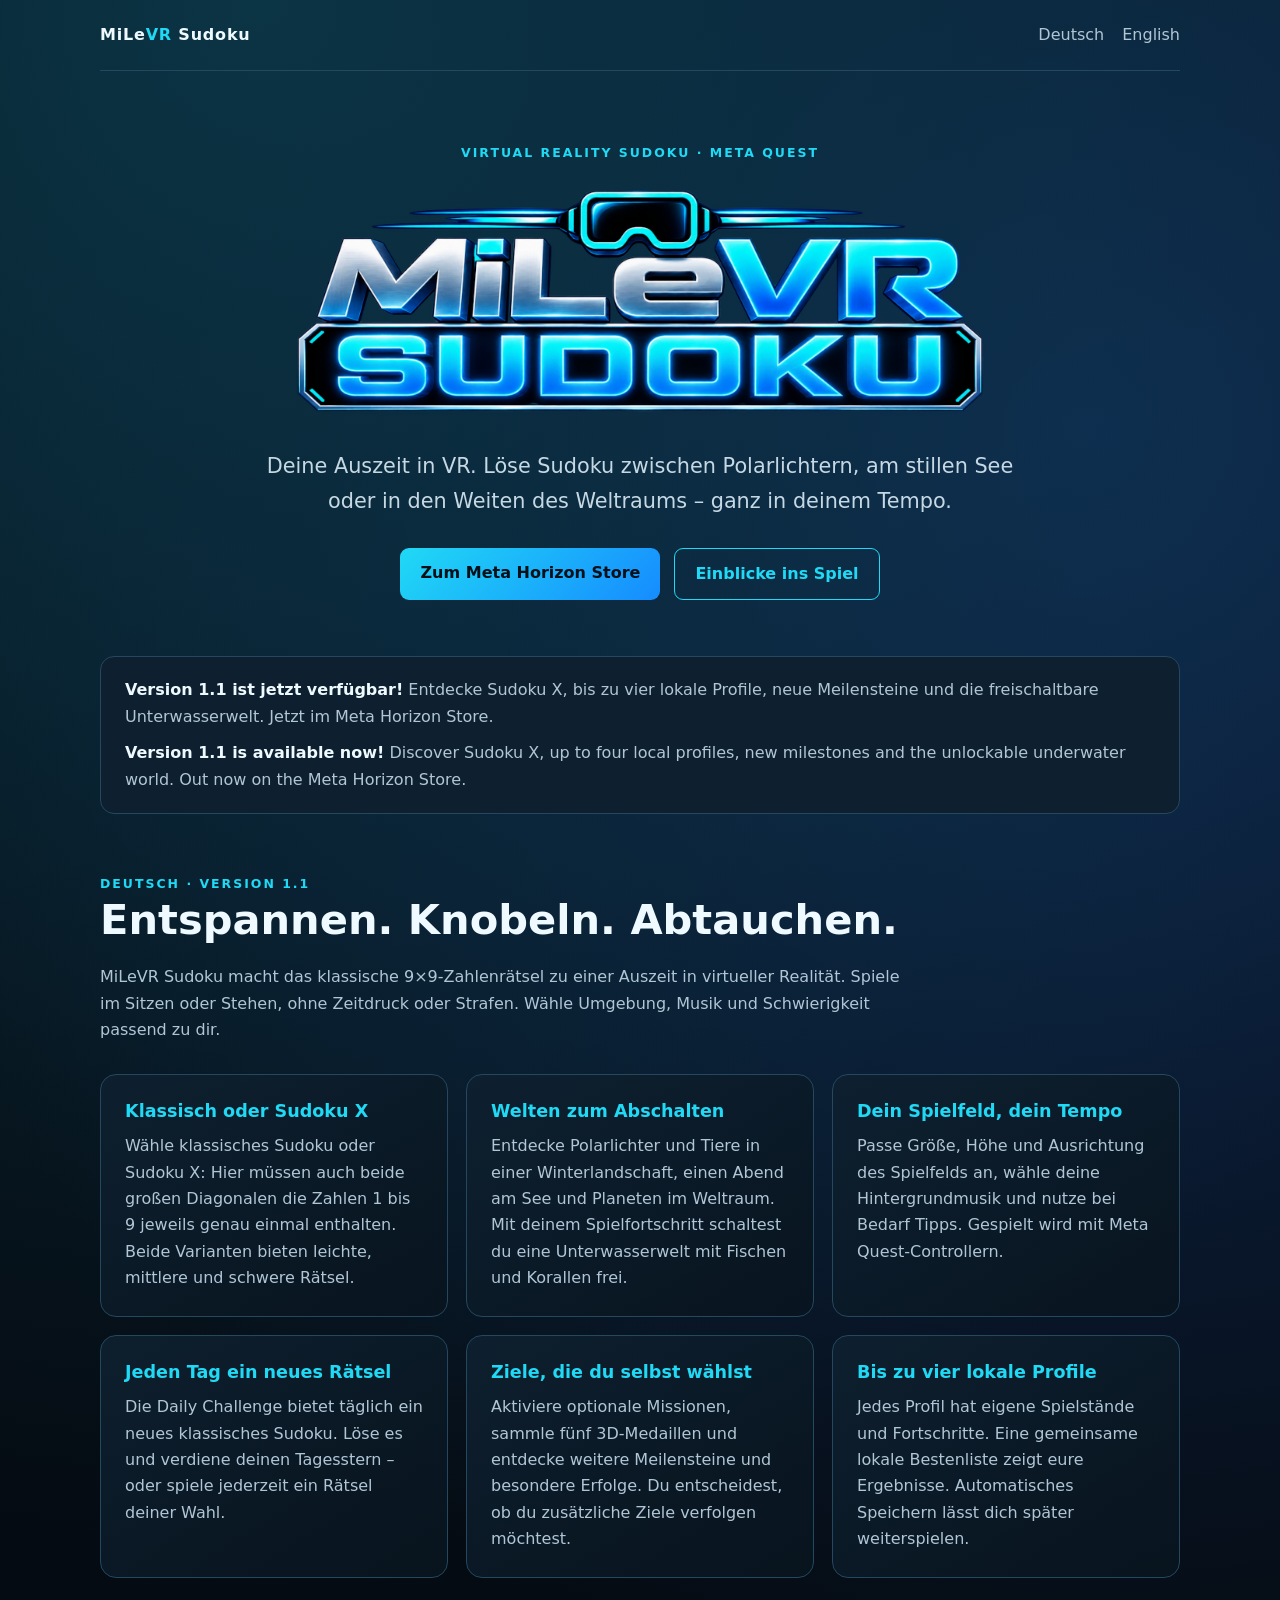
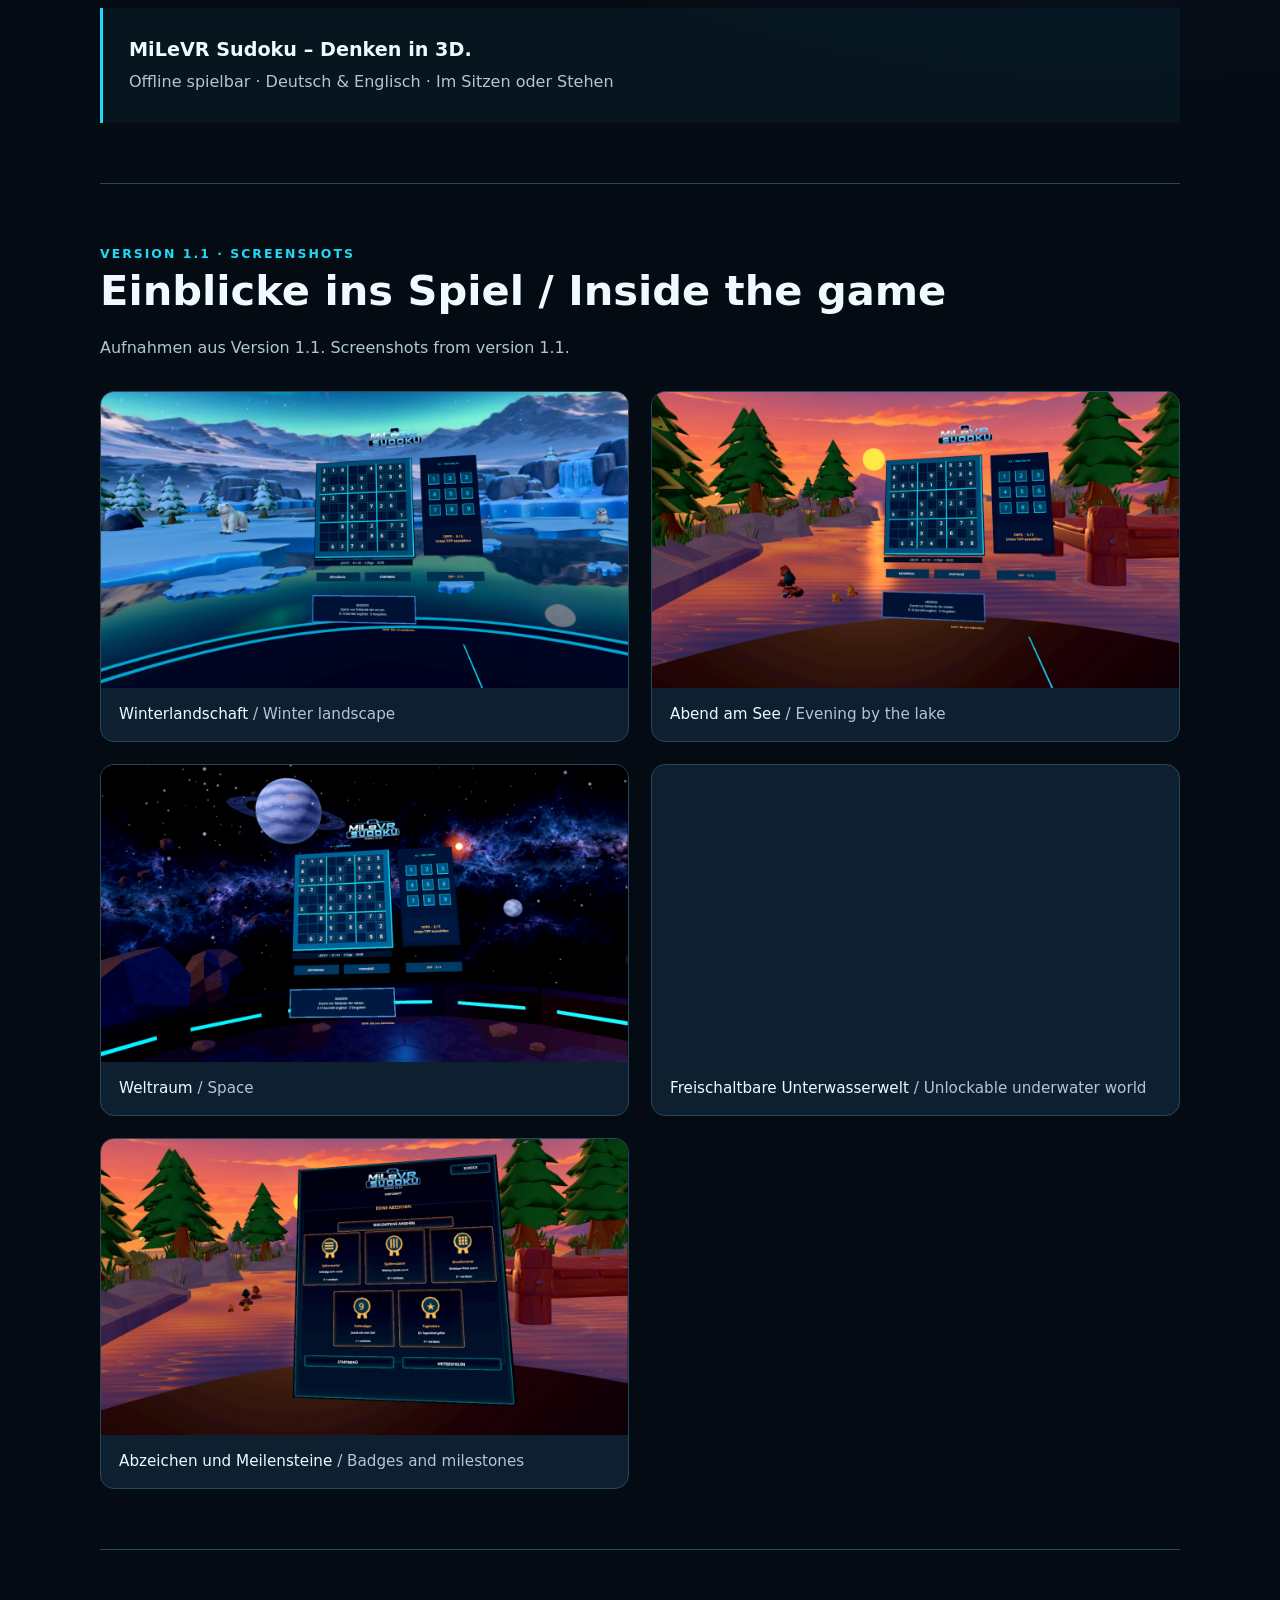
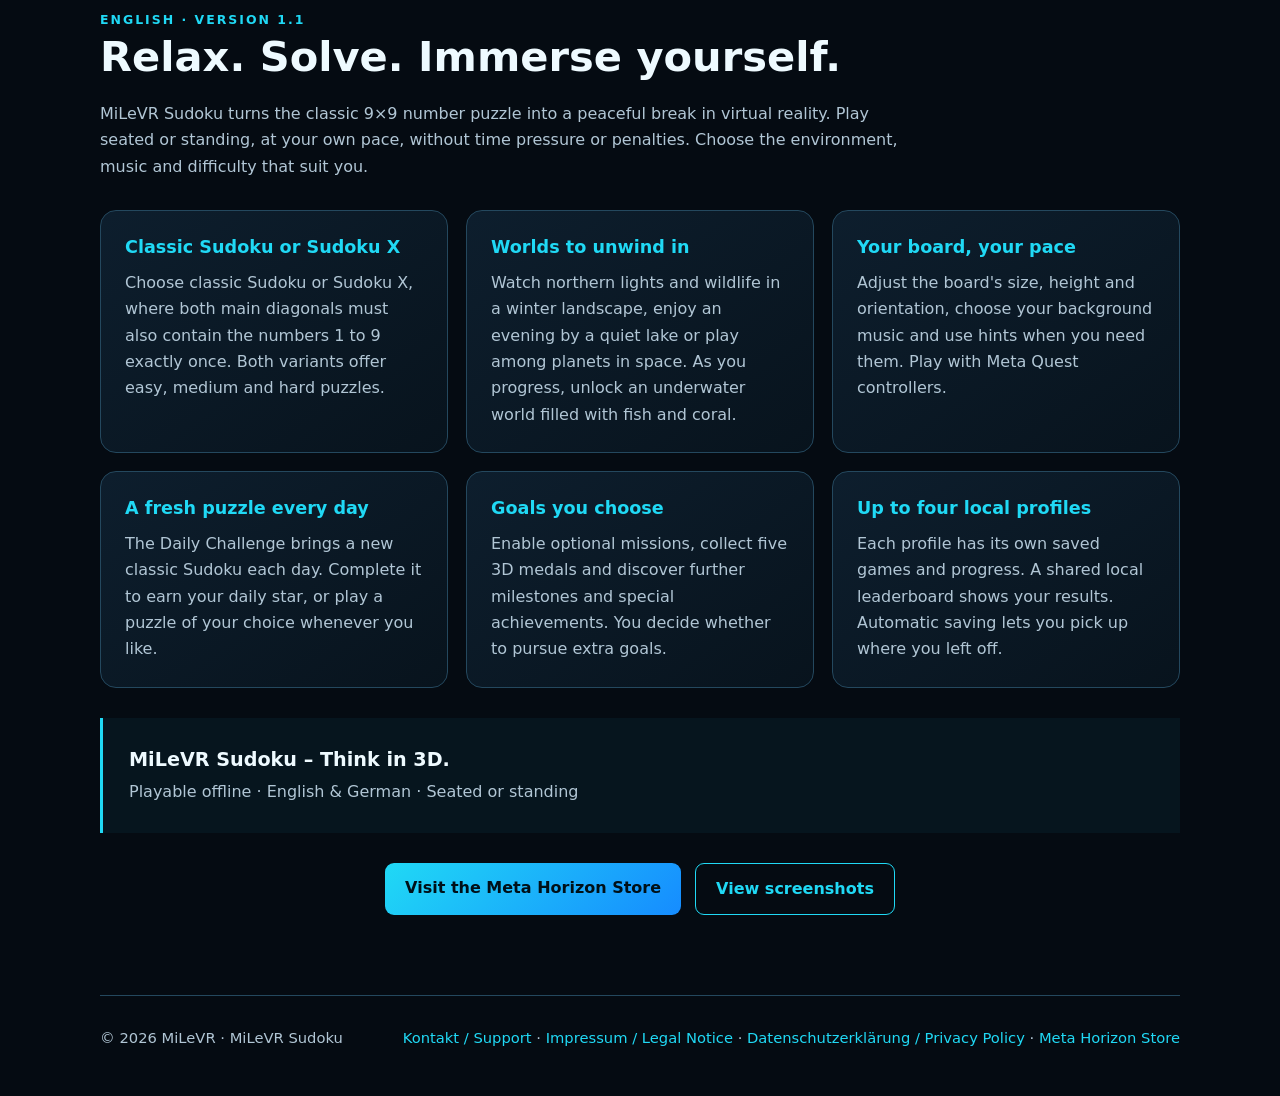
<file: index.html>
<!doctype html>
<html lang="de">
<head>
  <meta charset="utf-8">
  <meta name="viewport" content="width=device-width, initial-scale=1">
  <meta name="description" content="MiLeVR Sudoku 1.1 für Meta Quest: entspannende VR-Welten, klassisches Sudoku und Sudoku X, vier lokale Profile und eine freischaltbare Unterwasserwelt.">
  <meta name="theme-color" content="#071018">
  <title>MiLeVR Sudoku – Denken in 3D</title>
  <link rel="stylesheet" href="styles.css">
</head>
<body>
<a class="skip-link" href="#de">Zum Inhalt</a>
<div class="wrap">
  <nav aria-label="Hauptnavigation">
    <a class="brand" href="#top">MiLe<span>VR</span> Sudoku</a>
    <div class="lang"><a href="#de" lang="de">Deutsch</a><a href="#en" lang="en">English</a></div>
  </nav>
  <header class="hero" id="top">
    <div>
      <div class="eyebrow">Virtual Reality Sudoku · Meta Quest</div>
      <h1 class="hero-title"><img class="hero-logo" src="logo.png" alt="MiLeVR Sudoku – Denken in 3D" fetchpriority="high"></h1>
      <p class="lead">Deine Auszeit in VR. Löse Sudoku zwischen Polarlichtern, am stillen See oder in den Weiten des Weltraums – ganz in deinem Tempo.</p>
      <div class="buttons">
        <a class="btn primary" href="https://www.meta.com/experiences/1313400305193617/">Zum Meta Horizon Store</a>
        <a class="btn" href="#screenshots">Einblicke ins Spiel</a>
      </div>
    </div>
  </header>
  <aside class="release" aria-label="Status von Version 1.1">
    <p><strong>Version 1.1 ist jetzt verfügbar!</strong> Entdecke Sudoku X, bis zu vier lokale Profile, neue Meilensteine und die freischaltbare Unterwasserwelt. Jetzt im Meta Horizon Store.</p>
    <p lang="en"><strong>Version 1.1 is available now!</strong> Discover Sudoku X, up to four local profiles, new milestones and the unlockable underwater world. Out now on the Meta Horizon Store.</p>
  </aside>
  <main>
    <section id="de" aria-labelledby="de-title">
      <div class="eyebrow">Deutsch · Version 1.1</div>
      <h2 id="de-title">Entspannen. Knobeln. Abtauchen.</h2>
      <p class="intro">MiLeVR Sudoku macht das klassische 9×9-Zahlenrätsel zu einer Auszeit in virtueller Realität. Spiele im Sitzen oder Stehen, ohne Zeitdruck oder Strafen. Wähle Umgebung, Musik und Schwierigkeit passend zu dir.</p>
      <div class="grid">
        <article class="card"><h3>Klassisch oder Sudoku X</h3><p>Wähle klassisches Sudoku oder Sudoku X: Hier müssen auch beide großen Diagonalen die Zahlen 1 bis 9 jeweils genau einmal enthalten. Beide Varianten bieten leichte, mittlere und schwere Rätsel.</p></article>
        <article class="card"><h3>Welten zum Abschalten</h3><p>Entdecke Polarlichter und Tiere in einer Winterlandschaft, einen Abend am See und Planeten im Weltraum. Mit deinem Spielfortschritt schaltest du eine Unterwasserwelt mit Fischen und Korallen frei.</p></article>
        <article class="card"><h3>Dein Spielfeld, dein Tempo</h3><p>Passe Größe, Höhe und Ausrichtung des Spielfelds an, wähle deine Hintergrundmusik und nutze bei Bedarf Tipps. Gespielt wird mit Meta Quest-Controllern.</p></article>
        <article class="card"><h3>Jeden Tag ein neues Rätsel</h3><p>Die Daily Challenge bietet täglich ein neues klassisches Sudoku. Löse es und verdiene deinen Tagesstern – oder spiele jederzeit ein Rätsel deiner Wahl.</p></article>
        <article class="card"><h3>Ziele, die du selbst wählst</h3><p>Aktiviere optionale Missionen, sammle fünf 3D-Medaillen und entdecke weitere Meilensteine und besondere Erfolge. Du entscheidest, ob du zusätzliche Ziele verfolgen möchtest.</p></article>
        <article class="card"><h3>Bis zu vier lokale Profile</h3><p>Jedes Profil hat eigene Spielstände und Fortschritte. Eine gemeinsame lokale Bestenliste zeigt eure Ergebnisse. Automatisches Speichern lässt dich später weiterspielen.</p></article>
      </div>
      <div class="quote"><strong>MiLeVR Sudoku – Denken in 3D.</strong><br><span>Offline spielbar · Deutsch &amp; Englisch · Im Sitzen oder Stehen</span></div>
    </section>
    <section id="screenshots" class="screenshots" aria-labelledby="screenshots-title">
      <div class="eyebrow">Version 1.1 · Screenshots</div>
      <h2 id="screenshots-title">Einblicke ins Spiel <span lang="en">/ Inside the game</span></h2>
      <p class="intro">Aufnahmen aus Version 1.1. <span lang="en">Screenshots from version 1.1.</span></p>
      <div class="gallery">
        <figure><a href="screenshots/sc_2.jpg" aria-label="Winterlandschaft in voller Größe ansehen"><img src="screenshots/sc_2.jpg" width="2560" height="1440" loading="lazy" decoding="async" alt="Sudoku-Spielfeld in einer Winterlandschaft mit Polarlichtern, Eisbär und Robbe"></a><figcaption>Winterlandschaft <span lang="en">/ Winter landscape</span></figcaption></figure>
        <figure><a href="screenshots/sc_3.jpg" aria-label="Abend am See in voller Größe ansehen"><img src="screenshots/sc_3.jpg" width="2560" height="1440" loading="lazy" decoding="async" alt="Sudoku am See im Sonnenuntergang mit Bäumen und Enten"></a><figcaption>Abend am See <span lang="en">/ Evening by the lake</span></figcaption></figure>
        <figure><a href="screenshots/sc_1.jpg" aria-label="Weltraum in voller Größe ansehen"><img src="screenshots/sc_1.jpg" width="2560" height="1440" loading="lazy" decoding="async" alt="Sudoku-Spielfeld im Weltraum zwischen Planeten und Asteroiden"></a><figcaption>Weltraum <span lang="en">/ Space</span></figcaption></figure>
        <figure><a href="screenshots/sc_5.jpg" aria-label="Unterwasserwelt in voller Größe ansehen"><img src="screenshots/sc_5.jpg" width="2560" height="1440" loading="lazy" decoding="async" alt="Sudoku unter Wasser zwischen Fischen, Korallen und Seesternen"></a><figcaption>Freischaltbare Unterwasserwelt <span lang="en">/ Unlockable underwater world</span></figcaption></figure>
        <figure><a href="screenshots/sc_4.jpg" aria-label="Erfolge in voller Größe ansehen"><img src="screenshots/sc_4.jpg" width="2560" height="1440" loading="lazy" decoding="async" alt="Fortschrittsmenü mit fünf Abzeichen und Zugang zu den Meilensteinen"></a><figcaption>Abzeichen und Meilensteine <span lang="en">/ Badges and milestones</span></figcaption></figure>
      </div>
    </section>
    <section id="en" class="en" lang="en" aria-labelledby="en-title">
      <div class="eyebrow">English · Version 1.1</div>
      <h2 id="en-title">Relax. Solve. Immerse yourself.</h2>
      <p class="intro">MiLeVR Sudoku turns the classic 9×9 number puzzle into a peaceful break in virtual reality. Play seated or standing, at your own pace, without time pressure or penalties. Choose the environment, music and difficulty that suit you.</p>
      <div class="grid">
        <article class="card"><h3>Classic Sudoku or Sudoku X</h3><p>Choose classic Sudoku or Sudoku X, where both main diagonals must also contain the numbers 1 to 9 exactly once. Both variants offer easy, medium and hard puzzles.</p></article>
        <article class="card"><h3>Worlds to unwind in</h3><p>Watch northern lights and wildlife in a winter landscape, enjoy an evening by a quiet lake or play among planets in space. As you progress, unlock an underwater world filled with fish and coral.</p></article>
        <article class="card"><h3>Your board, your pace</h3><p>Adjust the board's size, height and orientation, choose your background music and use hints when you need them. Play with Meta Quest controllers.</p></article>
        <article class="card"><h3>A fresh puzzle every day</h3><p>The Daily Challenge brings a new classic Sudoku each day. Complete it to earn your daily star, or play a puzzle of your choice whenever you like.</p></article>
        <article class="card"><h3>Goals you choose</h3><p>Enable optional missions, collect five 3D medals and discover further milestones and special achievements. You decide whether to pursue extra goals.</p></article>
        <article class="card"><h3>Up to four local profiles</h3><p>Each profile has its own saved games and progress. A shared local leaderboard shows your results. Automatic saving lets you pick up where you left off.</p></article>
      </div>
      <div class="quote"><strong>MiLeVR Sudoku – Think in 3D.</strong><br><span>Playable offline · English &amp; German · Seated or standing</span></div>
      <div class="buttons"><a class="btn primary" href="https://www.meta.com/experiences/1313400305193617/">Visit the Meta Horizon Store</a><a class="btn" href="#screenshots">View screenshots</a></div>
    </section>
  </main>
  <footer>
    <div>© 2026 MiLeVR · MiLeVR Sudoku</div>
    <div><a href="mailto:milevr@lebang.de">Kontakt / Support</a> · <a href="impressum.html">Impressum / Legal Notice</a> · <a href="privacy-policy.html">Datenschutzerklärung / Privacy Policy</a> · <a href="https://www.meta.com/experiences/1313400305193617/">Meta Horizon Store</a></div>
  </footer>
</div>
</body>
</html>
</file>
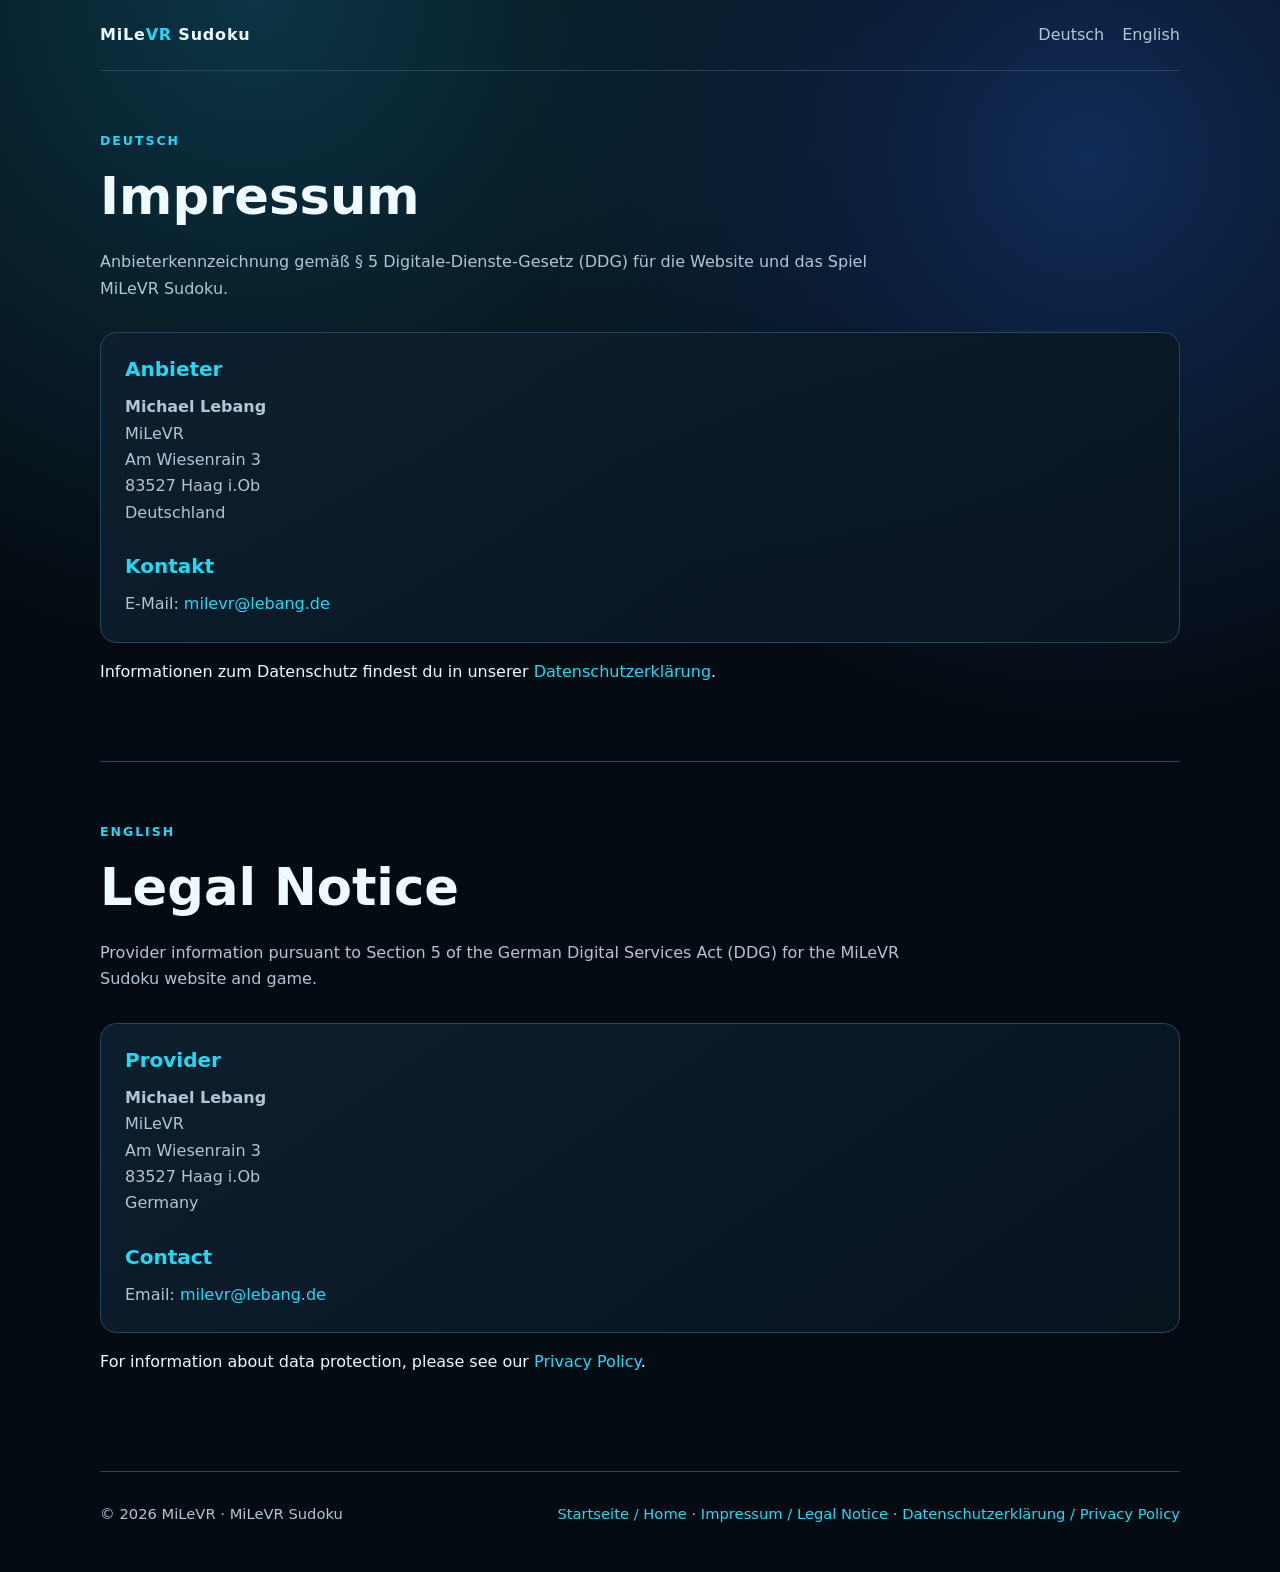
<file: impressum.html>
<!doctype html>
<html lang="de">
<head>
  <meta charset="utf-8">
  <meta name="viewport" content="width=device-width, initial-scale=1">
  <meta name="description" content="Impressum und Kontakt für die Website und das Spiel MiLeVR Sudoku.">
  <meta name="theme-color" content="#071018">
  <title>Impressum / Legal Notice – MiLeVR Sudoku</title>
  <link rel="stylesheet" href="styles.css">
</head>
<body class="legal">
<a class="skip-link" href="#de">Zum Inhalt</a>
<div class="wrap">
  <nav aria-label="Navigation">
    <a class="brand" href="index.html">MiLe<span>VR</span> Sudoku</a>
    <div class="lang"><a href="#de" lang="de">Deutsch</a><a href="#en" lang="en">English</a></div>
  </nav>
  <main>
    <section id="de" aria-labelledby="de-title">
      <div class="eyebrow">Deutsch</div>
      <h1 id="de-title">Impressum</h1>
      <p class="intro">Anbieterkennzeichnung gemäß § 5 Digitale-Dienste-Gesetz (DDG) für die Website und das Spiel MiLeVR Sudoku.</p>
      <article class="card">
        <h2>Anbieter</h2>
        <p><strong>Michael Lebang</strong><br>MiLeVR<br>Am Wiesenrain 3<br>83527 Haag i.Ob<br>Deutschland</p>
        <h2>Kontakt</h2>
        <p>E-Mail: <a href="mailto:milevr@lebang.de">milevr@lebang.de</a></p>
      </article>
      <p>Informationen zum Datenschutz findest du in unserer <a href="privacy-policy.html#deutsch">Datenschutzerklärung</a>.</p>
    </section>
    <section id="en" class="en" lang="en" aria-labelledby="en-title">
      <div class="eyebrow">English</div>
      <h1 id="en-title">Legal Notice</h1>
      <p class="intro">Provider information pursuant to Section 5 of the German Digital Services Act (DDG) for the MiLeVR Sudoku website and game.</p>
      <article class="card">
        <h2>Provider</h2>
        <p><strong>Michael Lebang</strong><br>MiLeVR<br>Am Wiesenrain 3<br>83527 Haag i.Ob<br>Germany</p>
        <h2>Contact</h2>
        <p>Email: <a href="mailto:milevr@lebang.de">milevr@lebang.de</a></p>
      </article>
      <p>For information about data protection, please see our <a href="privacy-policy.html#english">Privacy Policy</a>.</p>
    </section>
  </main>
  <footer>
    <div>© 2026 MiLeVR · MiLeVR Sudoku</div>
    <div><a href="index.html">Startseite / Home</a> · <a href="impressum.html" aria-current="page">Impressum / Legal Notice</a> · <a href="privacy-policy.html">Datenschutzerklärung / Privacy Policy</a></div>
  </footer>
</div>
</body>
</html>
</file>
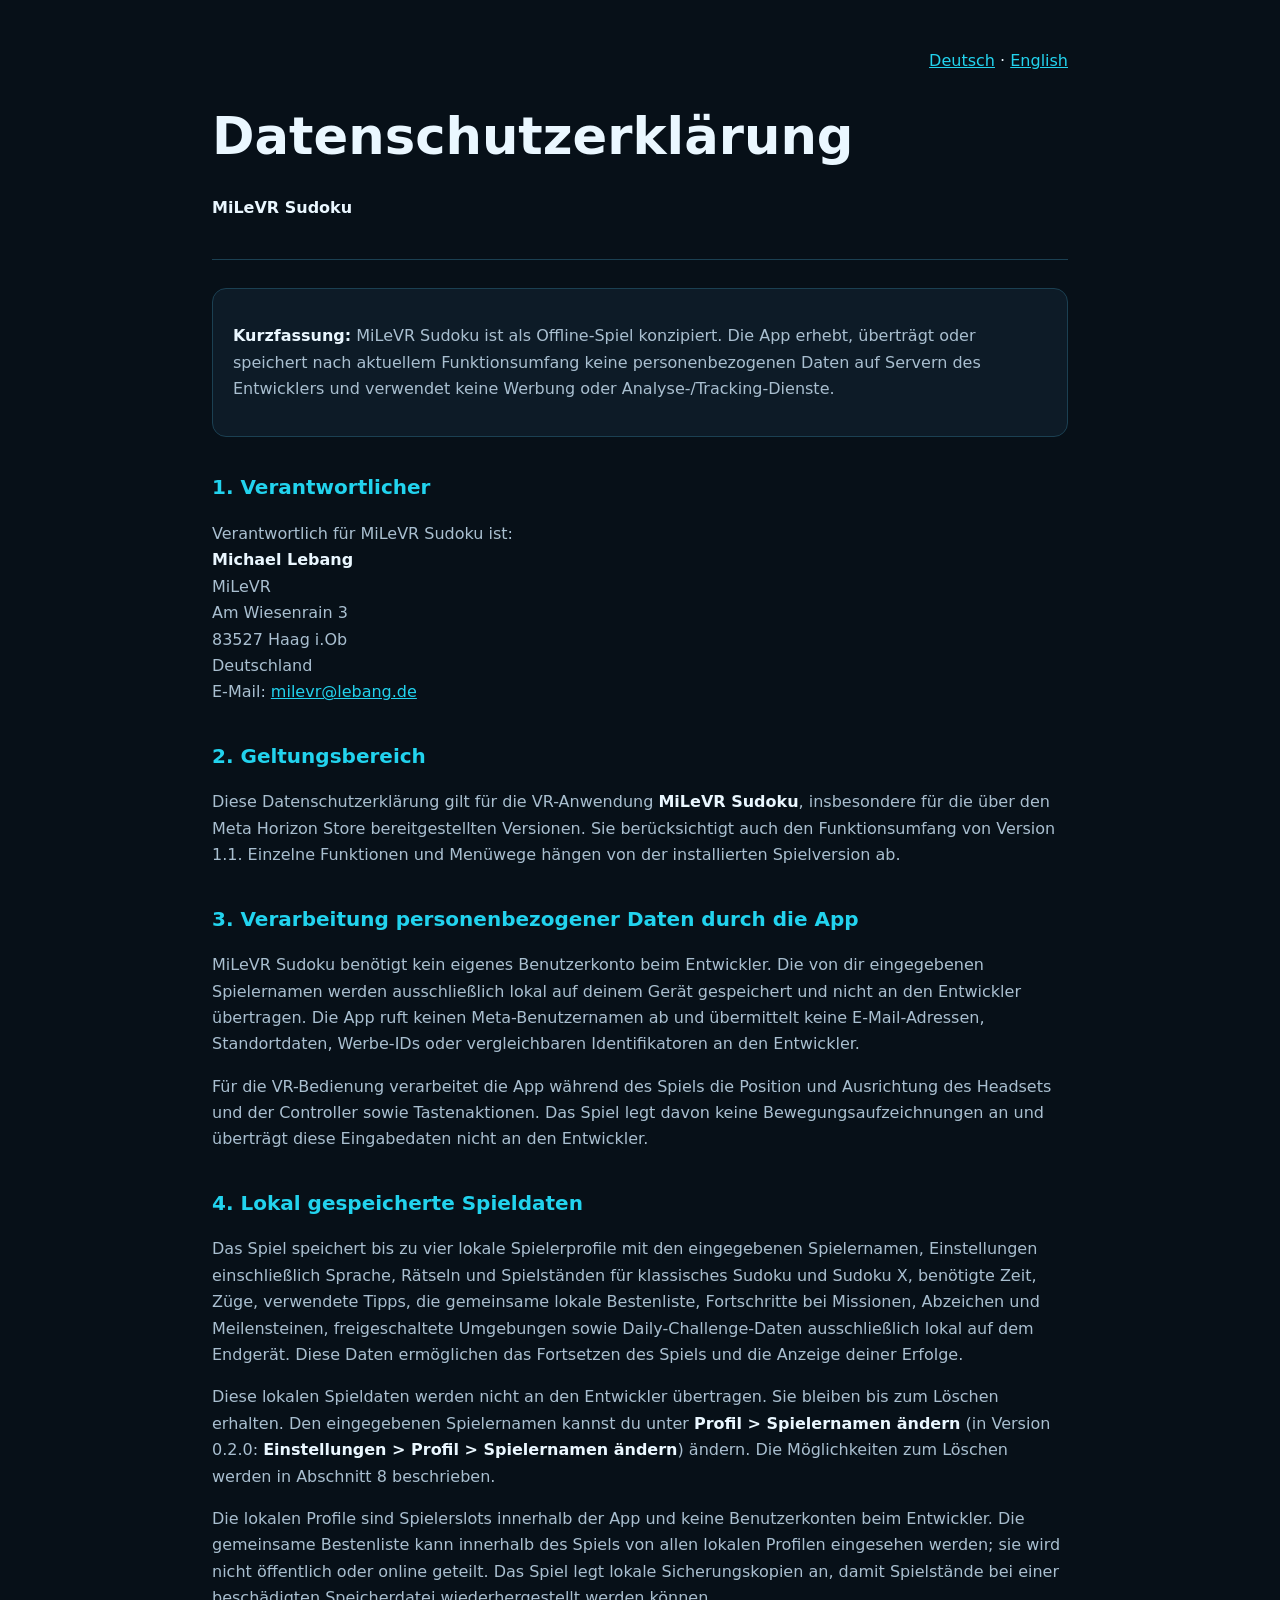
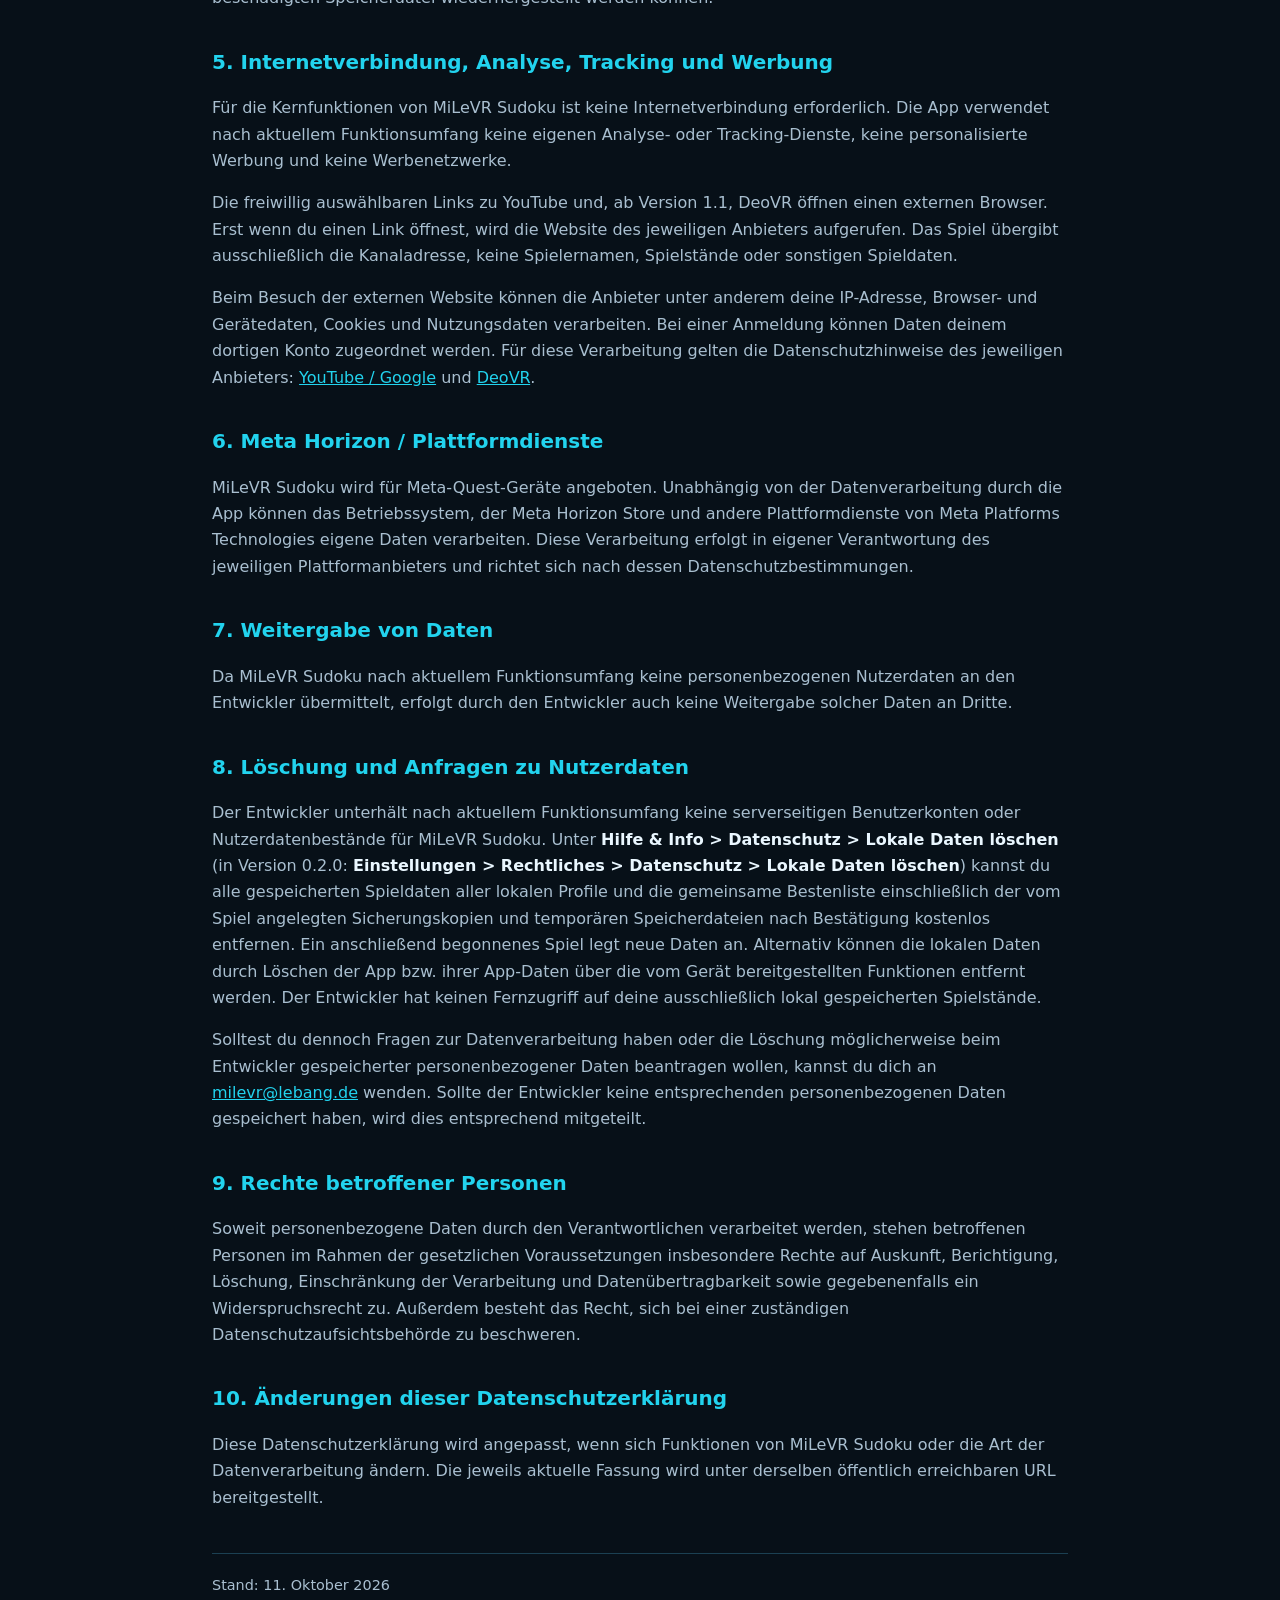
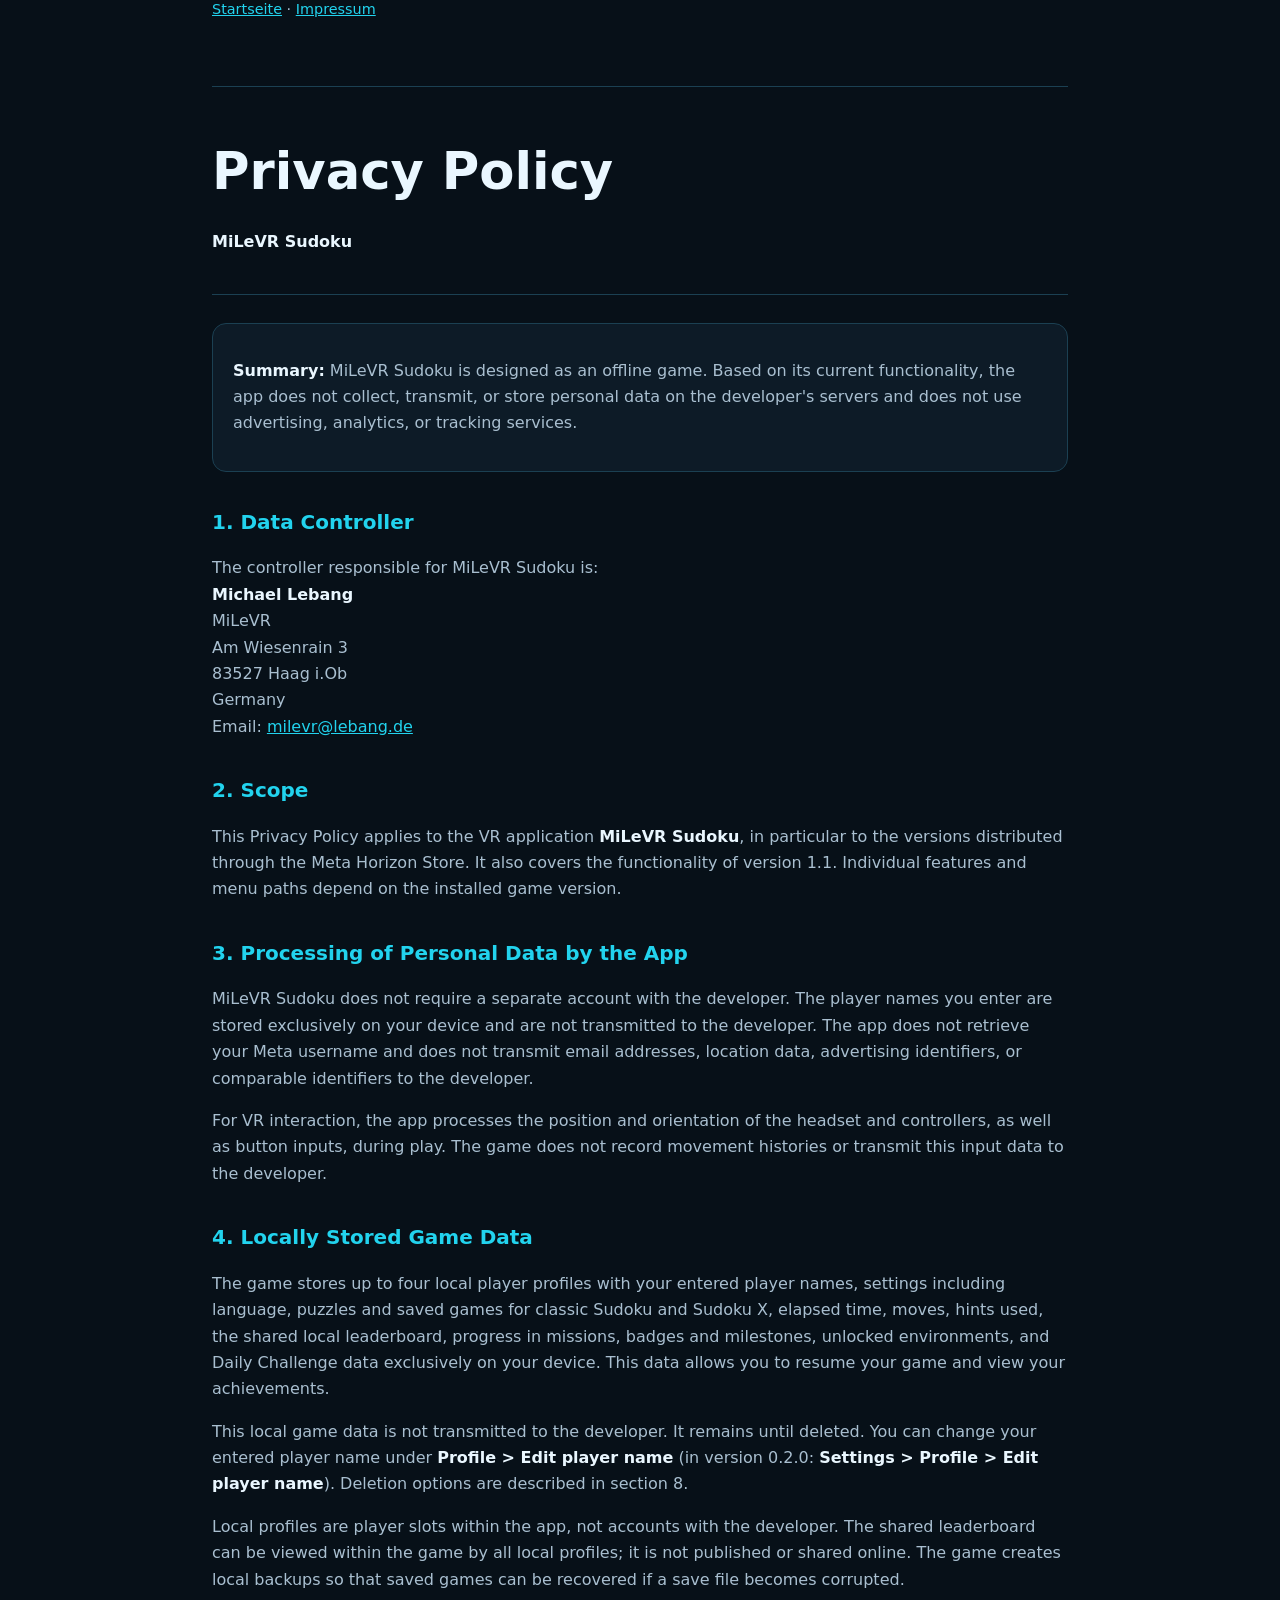
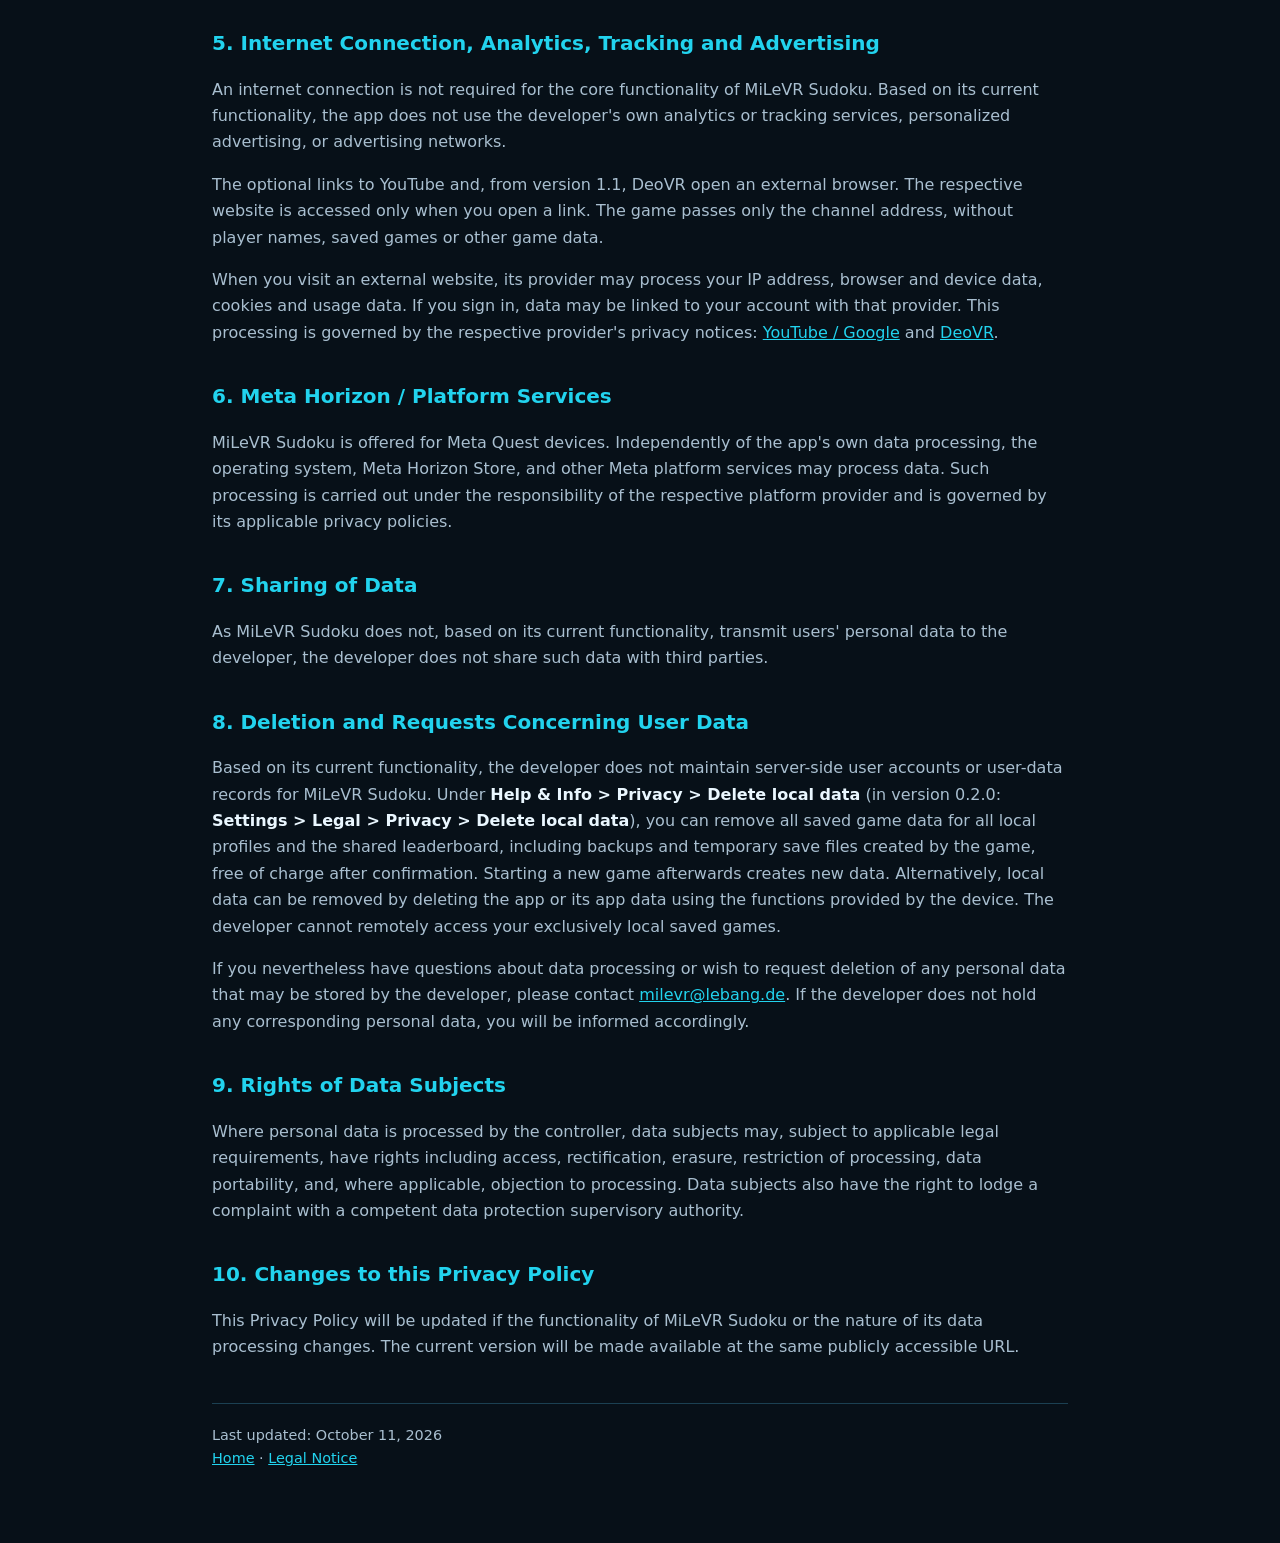
<file: privacy-policy.html>
<!doctype html>
<html lang="de">
<head>
  <meta charset="utf-8">
  <meta name="viewport" content="width=device-width, initial-scale=1">
  <meta name="robots" content="index,follow">
  <title>Datenschutzerklärung – MiLeVR Sudoku</title>
  <style>
    :root { color-scheme: dark; --bg:#071018; --card:#0d1b27; --text:#eaf7ff; --muted:#a9bfd0; --accent:#22d3ee; --line:#1b4052; }
    * { box-sizing:border-box; }
    body { margin:0; font-family:system-ui,-apple-system,"Segoe UI",Roboto,Arial,sans-serif; background:var(--bg); color:var(--text); line-height:1.65; }
    main { max-width:900px; margin:0 auto; padding:48px 22px 72px; }
    header { padding-bottom:22px; border-bottom:1px solid var(--line); margin-bottom:28px; }
    h1 { margin:0 0 8px; font-size:clamp(2rem,5vw,3.2rem); }
    h2 { color:var(--accent); margin-top:34px; font-size:1.25rem; }
    p, li { color:var(--muted); }
    strong { color:var(--text); }
    a { color:var(--accent); }
    .box { background:var(--card); border:1px solid var(--line); border-radius:14px; padding:18px 20px; }
    nav { text-align:right; margin-bottom:20px; } hr { border:0; border-top:1px solid var(--line); margin:64px 0 42px; } footer { margin-top:42px; padding-top:20px; border-top:1px solid var(--line); color:var(--muted); font-size:.9rem; }
  </style>
</head>
<body>
<main>
  <nav><a href="#deutsch">Deutsch</a> · <a href="#english">English</a></nav>
  <header id="deutsch">
    <h1>Datenschutzerklärung</h1>
    <p><strong>MiLeVR Sudoku</strong></p>
  </header>

  <div class="box">
    <p><strong>Kurzfassung:</strong> MiLeVR Sudoku ist als Offline-Spiel konzipiert. Die App erhebt, überträgt oder speichert nach aktuellem Funktionsumfang keine personenbezogenen Daten auf Servern des Entwicklers und verwendet keine Werbung oder Analyse-/Tracking-Dienste.</p>
  </div>

  <h2>1. Verantwortlicher</h2>
  <p>
    Verantwortlich für MiLeVR Sudoku ist:<br>
    <strong>Michael Lebang</strong><br>
    MiLeVR<br>
    Am Wiesenrain 3<br>
    83527 Haag i.Ob<br>
    Deutschland<br>
    E-Mail: <a href="mailto:milevr@lebang.de">milevr@lebang.de</a>
  </p>

  <h2>2. Geltungsbereich</h2>
  <p>Diese Datenschutzerklärung gilt für die VR-Anwendung <strong>MiLeVR Sudoku</strong>, insbesondere für die über den Meta Horizon Store bereitgestellten Versionen. Sie berücksichtigt auch den Funktionsumfang von Version 1.1. Einzelne Funktionen und Menüwege hängen von der installierten Spielversion ab.</p>

  <h2>3. Verarbeitung personenbezogener Daten durch die App</h2>
  <p>MiLeVR Sudoku benötigt kein eigenes Benutzerkonto beim Entwickler. Die von dir eingegebenen Spielernamen werden ausschließlich lokal auf deinem Gerät gespeichert und nicht an den Entwickler übertragen. Die App ruft keinen Meta-Benutzernamen ab und übermittelt keine E-Mail-Adressen, Standortdaten, Werbe-IDs oder vergleichbaren Identifikatoren an den Entwickler.</p>
  <p>Für die VR-Bedienung verarbeitet die App während des Spiels die Position und Ausrichtung des Headsets und der Controller sowie Tastenaktionen. Das Spiel legt davon keine Bewegungsaufzeichnungen an und überträgt diese Eingabedaten nicht an den Entwickler.</p>

  <h2>4. Lokal gespeicherte Spieldaten</h2>
  <p>Das Spiel speichert bis zu vier lokale Spielerprofile mit den eingegebenen Spielernamen, Einstellungen einschließlich Sprache, Rätseln und Spielständen für klassisches Sudoku und Sudoku X, benötigte Zeit, Züge, verwendete Tipps, die gemeinsame lokale Bestenliste, Fortschritte bei Missionen, Abzeichen und Meilensteinen, freigeschaltete Umgebungen sowie Daily-Challenge-Daten ausschließlich lokal auf dem Endgerät. Diese Daten ermöglichen das Fortsetzen des Spiels und die Anzeige deiner Erfolge.</p>
  <p>Diese lokalen Spieldaten werden nicht an den Entwickler übertragen. Sie bleiben bis zum Löschen erhalten. Den eingegebenen Spielernamen kannst du unter <strong>Profil &gt; Spielernamen ändern</strong> (in Version 0.2.0: <strong>Einstellungen &gt; Profil &gt; Spielernamen ändern</strong>) ändern. Die Möglichkeiten zum Löschen werden in Abschnitt 8 beschrieben.</p>

  <p>Die lokalen Profile sind Spielerslots innerhalb der App und keine Benutzerkonten beim Entwickler. Die gemeinsame Bestenliste kann innerhalb des Spiels von allen lokalen Profilen eingesehen werden; sie wird nicht öffentlich oder online geteilt. Das Spiel legt lokale Sicherungskopien an, damit Spielstände bei einer beschädigten Speicherdatei wiederhergestellt werden können.</p>

  <h2>5. Internetverbindung, Analyse, Tracking und Werbung</h2>
  <p>Für die Kernfunktionen von MiLeVR Sudoku ist keine Internetverbindung erforderlich. Die App verwendet nach aktuellem Funktionsumfang keine eigenen Analyse- oder Tracking-Dienste, keine personalisierte Werbung und keine Werbenetzwerke.</p>
  <p>Die freiwillig auswählbaren Links zu YouTube und, ab Version 1.1, DeoVR öffnen einen externen Browser. Erst wenn du einen Link öffnest, wird die Website des jeweiligen Anbieters aufgerufen. Das Spiel übergibt ausschließlich die Kanaladresse, keine Spielernamen, Spielstände oder sonstigen Spieldaten.</p>
  <p>Beim Besuch der externen Website können die Anbieter unter anderem deine IP-Adresse, Browser- und Gerätedaten, Cookies und Nutzungsdaten verarbeiten. Bei einer Anmeldung können Daten deinem dortigen Konto zugeordnet werden. Für diese Verarbeitung gelten die Datenschutzhinweise des jeweiligen Anbieters: <a href="https://policies.google.com/privacy">YouTube / Google</a> und <a href="https://deovr.com/privacy-policy">DeoVR</a>.</p>

  <h2>6. Meta Horizon / Plattformdienste</h2>
  <p>MiLeVR Sudoku wird für Meta-Quest-Geräte angeboten. Unabhängig von der Datenverarbeitung durch die App können das Betriebssystem, der Meta Horizon Store und andere Plattformdienste von Meta Platforms Technologies eigene Daten verarbeiten. Diese Verarbeitung erfolgt in eigener Verantwortung des jeweiligen Plattformanbieters und richtet sich nach dessen Datenschutzbestimmungen.</p>

  <h2>7. Weitergabe von Daten</h2>
  <p>Da MiLeVR Sudoku nach aktuellem Funktionsumfang keine personenbezogenen Nutzerdaten an den Entwickler übermittelt, erfolgt durch den Entwickler auch keine Weitergabe solcher Daten an Dritte.</p>

  <h2>8. Löschung und Anfragen zu Nutzerdaten</h2>
  <p>Der Entwickler unterhält nach aktuellem Funktionsumfang keine serverseitigen Benutzerkonten oder Nutzerdatenbestände für MiLeVR Sudoku. Unter <strong>Hilfe &amp; Info &gt; Datenschutz &gt; Lokale Daten löschen</strong> (in Version 0.2.0: <strong>Einstellungen &gt; Rechtliches &gt; Datenschutz &gt; Lokale Daten löschen</strong>) kannst du alle gespeicherten Spieldaten aller lokalen Profile und die gemeinsame Bestenliste einschließlich der vom Spiel angelegten Sicherungskopien und temporären Speicherdateien nach Bestätigung kostenlos entfernen. Ein anschließend begonnenes Spiel legt neue Daten an. Alternativ können die lokalen Daten durch Löschen der App bzw. ihrer App-Daten über die vom Gerät bereitgestellten Funktionen entfernt werden. Der Entwickler hat keinen Fernzugriff auf deine ausschließlich lokal gespeicherten Spielstände.</p>
  <p>Solltest du dennoch Fragen zur Datenverarbeitung haben oder die Löschung möglicherweise beim Entwickler gespeicherter personenbezogener Daten beantragen wollen, kannst du dich an <a href="mailto:milevr@lebang.de">milevr@lebang.de</a> wenden. Sollte der Entwickler keine entsprechenden personenbezogenen Daten gespeichert haben, wird dies entsprechend mitgeteilt.</p>

  <h2>9. Rechte betroffener Personen</h2>
  <p>Soweit personenbezogene Daten durch den Verantwortlichen verarbeitet werden, stehen betroffenen Personen im Rahmen der gesetzlichen Voraussetzungen insbesondere Rechte auf Auskunft, Berichtigung, Löschung, Einschränkung der Verarbeitung und Datenübertragbarkeit sowie gegebenenfalls ein Widerspruchsrecht zu. Außerdem besteht das Recht, sich bei einer zuständigen Datenschutzaufsichtsbehörde zu beschweren.</p>

  <h2>10. Änderungen dieser Datenschutzerklärung</h2>
  <p>Diese Datenschutzerklärung wird angepasst, wenn sich Funktionen von MiLeVR Sudoku oder die Art der Datenverarbeitung ändern. Die jeweils aktuelle Fassung wird unter derselben öffentlich erreichbaren URL bereitgestellt.</p>

  <footer>
    Stand: 11. Oktober 2026<br>
    <a href="index.html">Startseite</a> · <a href="impressum.html">Impressum</a>
  </footer>

  <hr>
  <header id="english">
    <h1>Privacy Policy</h1>
    <p><strong>MiLeVR Sudoku</strong></p>
  </header>

  <div class="box">
    <p><strong>Summary:</strong> MiLeVR Sudoku is designed as an offline game. Based on its current functionality, the app does not collect, transmit, or store personal data on the developer's servers and does not use advertising, analytics, or tracking services.</p>
  </div>

  <h2>1. Data Controller</h2>
  <p>
    The controller responsible for MiLeVR Sudoku is:<br>
    <strong>Michael Lebang</strong><br>
    MiLeVR<br>
    Am Wiesenrain 3<br>
    83527 Haag i.Ob<br>
    Germany<br>
    Email: <a href="mailto:milevr@lebang.de">milevr@lebang.de</a>
  </p>

  <h2>2. Scope</h2>
  <p>This Privacy Policy applies to the VR application <strong>MiLeVR Sudoku</strong>, in particular to the versions distributed through the Meta Horizon Store. It also covers the functionality of version 1.1. Individual features and menu paths depend on the installed game version.</p>

  <h2>3. Processing of Personal Data by the App</h2>
  <p>MiLeVR Sudoku does not require a separate account with the developer. The player names you enter are stored exclusively on your device and are not transmitted to the developer. The app does not retrieve your Meta username and does not transmit email addresses, location data, advertising identifiers, or comparable identifiers to the developer.</p>
  <p>For VR interaction, the app processes the position and orientation of the headset and controllers, as well as button inputs, during play. The game does not record movement histories or transmit this input data to the developer.</p>

  <h2>4. Locally Stored Game Data</h2>
  <p>The game stores up to four local player profiles with your entered player names, settings including language, puzzles and saved games for classic Sudoku and Sudoku X, elapsed time, moves, hints used, the shared local leaderboard, progress in missions, badges and milestones, unlocked environments, and Daily Challenge data exclusively on your device. This data allows you to resume your game and view your achievements.</p>
  <p>This local game data is not transmitted to the developer. It remains until deleted. You can change your entered player name under <strong>Profile &gt; Edit player name</strong> (in version 0.2.0: <strong>Settings &gt; Profile &gt; Edit player name</strong>). Deletion options are described in section 8.</p>

  <p>Local profiles are player slots within the app, not accounts with the developer. The shared leaderboard can be viewed within the game by all local profiles; it is not published or shared online. The game creates local backups so that saved games can be recovered if a save file becomes corrupted.</p>

  <h2>5. Internet Connection, Analytics, Tracking and Advertising</h2>
  <p>An internet connection is not required for the core functionality of MiLeVR Sudoku. Based on its current functionality, the app does not use the developer's own analytics or tracking services, personalized advertising, or advertising networks.</p>
  <p>The optional links to YouTube and, from version 1.1, DeoVR open an external browser. The respective website is accessed only when you open a link. The game passes only the channel address, without player names, saved games or other game data.</p>
  <p>When you visit an external website, its provider may process your IP address, browser and device data, cookies and usage data. If you sign in, data may be linked to your account with that provider. This processing is governed by the respective provider's privacy notices: <a href="https://policies.google.com/privacy">YouTube / Google</a> and <a href="https://deovr.com/privacy-policy">DeoVR</a>.</p>

  <h2>6. Meta Horizon / Platform Services</h2>
  <p>MiLeVR Sudoku is offered for Meta Quest devices. Independently of the app's own data processing, the operating system, Meta Horizon Store, and other Meta platform services may process data. Such processing is carried out under the responsibility of the respective platform provider and is governed by its applicable privacy policies.</p>

  <h2>7. Sharing of Data</h2>
  <p>As MiLeVR Sudoku does not, based on its current functionality, transmit users' personal data to the developer, the developer does not share such data with third parties.</p>

  <h2>8. Deletion and Requests Concerning User Data</h2>
  <p>Based on its current functionality, the developer does not maintain server-side user accounts or user-data records for MiLeVR Sudoku. Under <strong>Help &amp; Info &gt; Privacy &gt; Delete local data</strong> (in version 0.2.0: <strong>Settings &gt; Legal &gt; Privacy &gt; Delete local data</strong>), you can remove all saved game data for all local profiles and the shared leaderboard, including backups and temporary save files created by the game, free of charge after confirmation. Starting a new game afterwards creates new data. Alternatively, local data can be removed by deleting the app or its app data using the functions provided by the device. The developer cannot remotely access your exclusively local saved games.</p>
  <p>If you nevertheless have questions about data processing or wish to request deletion of any personal data that may be stored by the developer, please contact <a href="mailto:milevr@lebang.de">milevr@lebang.de</a>. If the developer does not hold any corresponding personal data, you will be informed accordingly.</p>

  <h2>9. Rights of Data Subjects</h2>
  <p>Where personal data is processed by the controller, data subjects may, subject to applicable legal requirements, have rights including access, rectification, erasure, restriction of processing, data portability, and, where applicable, objection to processing. Data subjects also have the right to lodge a complaint with a competent data protection supervisory authority.</p>

  <h2>10. Changes to this Privacy Policy</h2>
  <p>This Privacy Policy will be updated if the functionality of MiLeVR Sudoku or the nature of its data processing changes. The current version will be made available at the same publicly accessible URL.</p>

  <footer lang="en">Last updated: October 11, 2026<br><a href="index.html#en">Home</a> · <a href="impressum.html#en">Legal Notice</a></footer>

</main>
</body>
</html>
</file>
<file: styles.css>
:root{--bg:#050b12;--panel:#0e2030;--text:#eefaff;--muted:#b1c6d5;--cyan:#20d9f5;--blue:#168cff;--line:#24485e}
*{box-sizing:border-box}
html{scroll-behavior:smooth;scroll-padding-top:24px}
body{margin:0;font-family:system-ui,-apple-system,"Segoe UI",Roboto,Arial,sans-serif;background:radial-gradient(circle at 20% 0%,#0b3444 0,transparent 35%),radial-gradient(circle at 85% 10%,#102b56 0,transparent 32%),var(--bg);color:var(--text);line-height:1.65}
a{color:var(--cyan);text-decoration:none}
a:hover{text-decoration:underline}
a:focus-visible{outline:3px solid var(--cyan);outline-offset:5px}
.skip-link{position:absolute;top:8px;left:8px;transform:translateY(-150%);padding:10px;background:var(--panel);z-index:1}
.skip-link:focus{transform:translateY(0)}
.wrap{width:min(1080px,calc(100% - 40px));margin:auto}
nav{display:flex;justify-content:space-between;align-items:center;gap:20px;padding:22px 0;border-bottom:1px solid var(--line)}
.brand{font-weight:800;letter-spacing:.05em;color:var(--text)}
.brand span{color:var(--cyan)}
.lang{display:flex;gap:18px;flex-wrap:wrap}
.lang a{color:var(--muted)}
.hero{display:grid;place-items:center;text-align:center;padding:72px 0 56px}
.hero>div{width:100%;min-width:0}
.eyebrow{color:var(--cyan);text-transform:uppercase;letter-spacing:.16em;font-size:.78rem;font-weight:700}
.hero-title{margin:22px 0 30px;line-height:1}
.hero-logo{display:block;width:100%;max-width:700px;height:auto;margin-inline:auto}
.lead{max-width:760px;margin:auto;color:#c6d8e4;font-size:clamp(1.05rem,2vw,1.3rem)}
.buttons{display:flex;gap:14px;justify-content:center;flex-wrap:wrap;margin-top:30px}
.btn{display:inline-block;padding:12px 20px;border-radius:9px;border:1px solid var(--cyan);font-weight:700;text-align:center}
.btn.primary{background:linear-gradient(135deg,var(--cyan),var(--blue));color:#001018;border:0}
.release{border:1px solid var(--line);border-radius:14px;background:#0e2030;padding:20px 24px;color:var(--muted)}
.release p{margin:0}
.release p+p{margin-top:10px}
.release strong{color:var(--text)}
section{padding:60px 0}
h2{font-size:clamp(1.8rem,4vw,2.6rem);line-height:1.25;margin:0 0 18px;overflow-wrap:break-word}
.intro{color:var(--muted);max-width:800px;margin:0 0 30px}
.grid{display:grid;grid-template-columns:repeat(3,minmax(0,1fr));gap:18px}
.card{background:linear-gradient(145deg,#0e2030e8,#08141ee8);border:1px solid var(--line);border-radius:16px;padding:24px}
.card h3{margin:0 0 10px;color:var(--cyan);font-size:1.1rem;line-height:1.4}
.card p{margin:0;color:var(--muted)}
.legal h1{font-size:clamp(2rem,5vw,3.2rem);line-height:1.2;margin:14px 0 22px}
.legal .card h2{font-size:1.25rem;color:var(--cyan);margin:28px 0 12px}
.legal .card h2:first-child{margin-top:0}
.quote{margin-top:30px;padding:26px;border-left:3px solid var(--cyan);background:#20d9f50d;font-size:1.2rem}
.quote span{color:var(--muted);font-size:1rem}
.en,.screenshots{border-top:1px solid var(--line)}
.gallery{display:grid;grid-template-columns:repeat(2,minmax(0,1fr));gap:22px}
figure{margin:0;border:1px solid var(--line);border-radius:14px;overflow:hidden;background:var(--panel)}
figure a{display:block}
figure a:focus-visible{outline-offset:-5px}
figure img{display:block;width:100%;height:auto;aspect-ratio:16/9}
figcaption{padding:14px 18px;color:var(--text);font-size:.95rem}
figcaption span{color:var(--muted)}
footer{margin-top:20px;border-top:1px solid var(--line);padding:30px 0 45px;color:var(--muted);font-size:.92rem;display:flex;justify-content:space-between;gap:20px;flex-wrap:wrap}
@media(max-width:900px){.grid{grid-template-columns:repeat(2,minmax(0,1fr))}}
@media(max-width:600px){.grid,.gallery{grid-template-columns:1fr}.hero{padding:46px 0}.wrap{width:calc(100% - 28px)}nav{align-items:flex-start}.lang{gap:10px}.brand{max-width:150px}section{padding:44px 0}.card{padding:22px}.release{padding:18px}.quote{padding:20px}footer{display:block}footer>div+div{margin-top:14px}}
@media(prefers-reduced-motion:reduce){html{scroll-behavior:auto}}
</file>
